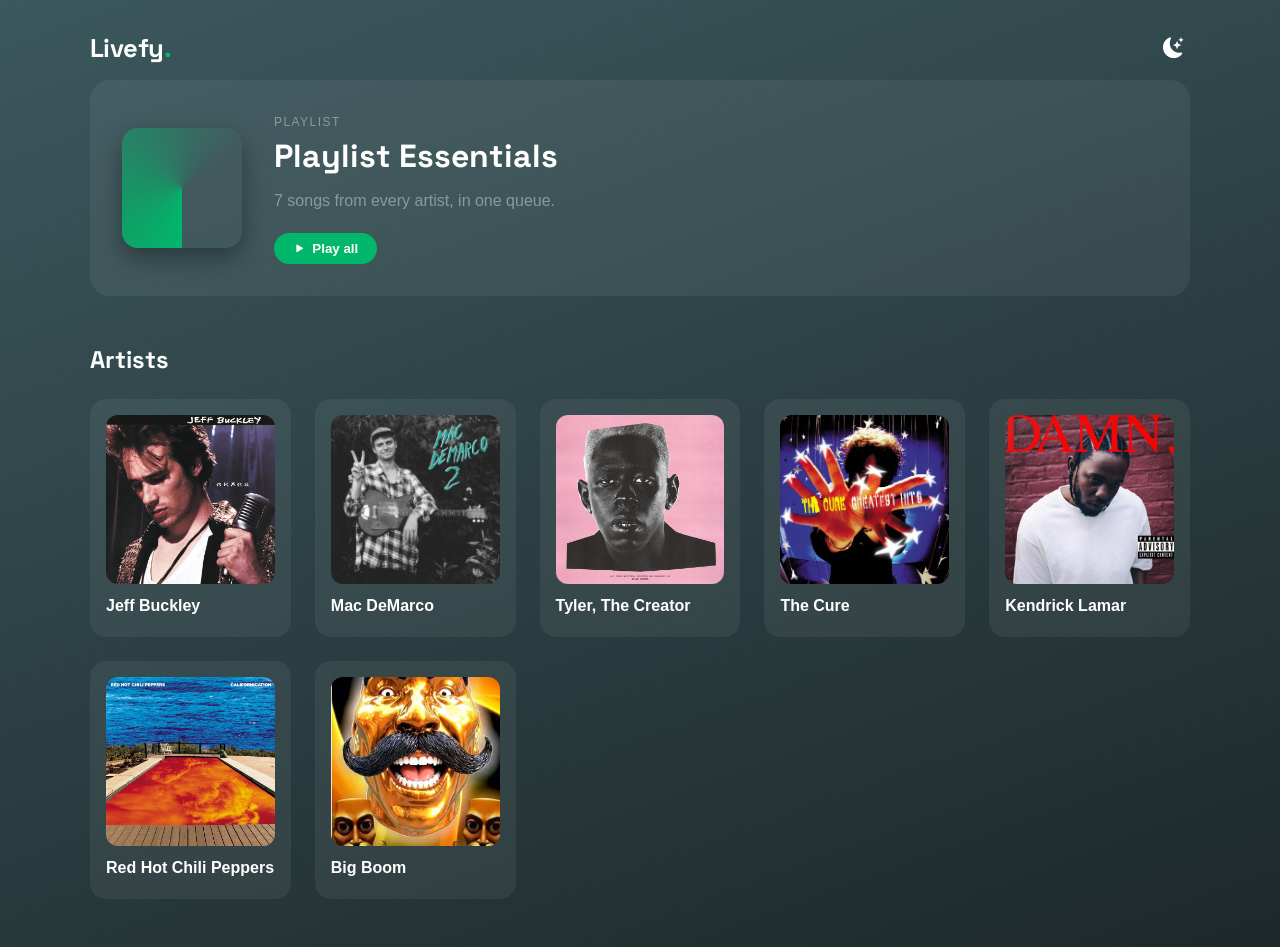
<file: index.html>
<!DOCTYPE html>
<html lang="en" data-theme="dark">
<head>
    <meta charset="UTF-8">
    <meta http-equiv="X-UA-Compatible" content="IE=edge">
    <meta name="viewport" content="width=device-width, initial-scale=1.0">
    <title>Livefy</title>
    <link rel="stylesheet" href="https://cdn.jsdelivr.net/npm/bootstrap-icons@1.10.2/font/bootstrap-icons.css">
    <link rel="preconnect" href="https://fonts.googleapis.com">
    <link href="https://fonts.googleapis.com/css2?family=Space+Grotesk:wght@500;700&display=swap" rel="stylesheet">
    <link rel="stylesheet" href="/style.css">
    <link rel="stylesheet" href="/home.css">
    <script src="/theme.js"></script>
</head>
<body>
    <header class="topbar">
        <span class="logo">Livefy<span class="dot">.</span></span>
        <button id="theme-toggle" type="button" class="button icon-button" aria-label="Toggle light and dark theme">
            <i class="bi bi-moon-stars-fill"></i>
        </button>
    </header>

    <main>
        <section class="hero-playlist" aria-label="Featured playlist">
            <div class="playlist-art" aria-hidden="true"></div>
            <div class="playlist-info">
                <span class="eyebrow">Playlist</span>
                <h1>Playlist Essentials</h1>
                <p class="light-color"><span id="essentials-count"></span> from every artist, in one queue.</p>
                <button id="play-essentials" type="button" class="button pill-button">
                    <i class="bi bi-play-fill"></i> Play all
                </button>
            </div>
        </section>

        <section class="artists-section" aria-label="Artists">
            <h2>Artists</h2>
            <div id="artist-grid" class="artist-grid"></div>
        </section>
    </main>

    <script src="/data.js"></script>
    <script src="/home.js"></script>
</body>
</html>
</file>
<file: style.css>
:root {
  --font-display: "Space Grotesk", sans-serif;
  --font-body: -apple-system, BlinkMacSystemFont, "Segoe UI", sans-serif;
}

html[data-theme="dark"] {
  --bg-start: #3b585d;
  --bg-end: #1d282a;
  --text: #ffffff;
  --text-muted: #8b999c;
  --accent: #00b76b;
  --surface: rgba(255, 255, 255, 0.06);
  --surface-hover: rgba(255, 255, 255, 0.12);
  --shadow: rgba(0, 0, 0, 0.35);
}

html[data-theme="light"] {
  --bg-start: #eaf1f0;
  --bg-end: #d3e2df;
  --text: #1d282a;
  --text-muted: #5b6e71;
  --accent: #00905a;
  --surface: rgba(29, 40, 42, 0.05);
  --surface-hover: rgba(29, 40, 42, 0.09);
  --shadow: rgba(29, 40, 42, 0.15);
}

* {
  box-sizing: border-box;
}

body {
  background: linear-gradient(160deg, var(--bg-start), var(--bg-end));
  min-height: 100vh;
  margin: 0;
  color: var(--text);
  font-family: var(--font-body);
  display: flex;
  flex-direction: column;
  align-items: center;
  transition:
    background 0.3s ease,
    color 0.3s ease;
}

button {
  background-color: inherit;
  color: inherit;
  border: none;
  font-family: inherit;
}

.button {
  cursor: pointer;
}

.light-color {
  color: var(--text-muted);
}

/* Shared top bar (home + player) */
.topbar {
  width: min(1100px, 92vw);
  display: flex;
  justify-content: space-between;
  align-items: center;
  padding: 2em 0 1em;
}

.logo {
  font-family: var(--font-display);
  font-weight: 700;
  font-size: 1.6em;
  letter-spacing: -0.02em;
  text-decoration: none;
  color: var(--text);
}

.logo .dot {
  color: var(--accent);
}

.logo-link {
  text-decoration: none;
  color: var(--text);
  font-family: var(--font-display);
  font-weight: 700;
}

.icon-button {
  font-size: 1.3em;
  display: flex;
  align-items: center;
  gap: 0.4em;
}

/* ---- Player page ---- */

.music-container {
  width: min(500px, 92vw);
}

.song-meta-row {
  display: flex;
  flex-direction: row;
  justify-content: space-between;
  align-items: center;
  margin: 1.5em 0 1em 0;
}

.song-title {
  font-size: 1.5em;
  font-weight: bolder;
  margin: 0;
}

.song-artist {
  margin: 0.2em 0 0;
}

.playback-controls {
  display: flex;
  flex-direction: row;
  justify-content: space-around;
  align-items: center;
}

.button-navigate {
  font-size: 3em;
}

.button-biggest {
  font-size: 4em;
}

.cover-figure {
  margin: 0;
}

.cover-art {
  width: 100%;
  border-radius: 8px;
  box-shadow: 0 12px 30px var(--shadow);
  background: var(--surface);
  display: block;
}

.progress-track {
  cursor: pointer;
}

.progress-bar {
  background-color: var(--surface-hover);
  height: 3px;
  width: 100%;
  border-radius: 15px;
}

.progress-fill {
  --progress: 0%;
  background-color: var(--text);
  height: inherit;
  width: var(--progress);
  border-radius: inherit;
}

.button-active {
  color: var(--accent);
}

.time-box {
  display: flex;
  flex-direction: row;
  justify-content: space-between;
  font-size: smaller;
  margin-top: 0.5em;
}
</file>
<file: home.css>
.hero-playlist {
  width: min(1100px, 92vw);
  display: flex;
  align-items: center;
  gap: 2em;
  background: var(--surface);
  border-radius: 20px;
  padding: 2em;
  margin-bottom: 3em;
}

.playlist-art {
  width: 120px;
  height: 120px;
  min-width: 120px;
  border-radius: 16px;
  background: conic-gradient(from 180deg, var(--accent), transparent 65%);
  box-shadow: 0 10px 24px var(--shadow);
}

.eyebrow {
  text-transform: uppercase;
  letter-spacing: 0.12em;
  font-size: 0.75em;
  color: var(--text-muted);
}

.playlist-info h1 {
  font-family: var(--font-display);
  margin: 0.2em 0;
  font-size: 2em;
}

.pill-button {
  display: inline-flex;
  align-items: center;
  gap: 0.5em;
  background: var(--accent);
  color: #ffffff;
  padding: 0.6em 1.4em;
  border-radius: 999px;
  font-weight: 600;
  margin-top: 0.5em;
}

.artists-section {
  width: min(1100px, 92vw);
}

.artists-section h2 {
  font-family: var(--font-display);
  margin-bottom: 1em;
}

.artist-grid {
  display: grid;
  grid-template-columns: repeat(auto-fill, minmax(180px, 1fr));
  gap: 1.5em;
  padding-bottom: 3em;
}

.artist-card {
  background: var(--surface);
  border-radius: 16px;
  padding: 1em;
  transition: background 0.2s ease;
}

.artist-card:hover {
  background: var(--surface-hover);
}

.artist-photo-wrap {
  position: relative;
  width: 100%;
  aspect-ratio: 1;
  border-radius: 12px;
  overflow: hidden;
  margin-bottom: 0.8em;
  background: var(--surface-hover);
}

.artist-photo {
  width: 100%;
  height: 100%;
  object-fit: cover;
  display: block;
  transition:
    transform 0.5s ease,
    opacity 0.5s ease;
}

.vinyl-disc {
  position: absolute;
  inset: 0;
  margin: auto;
  width: 78%;
  height: 78%;
  border-radius: 50%;
  background: repeating-radial-gradient(
    circle at center,
    #0c0c0c 0 3px,
    #1c1c1c 3px 6px
  );
  box-shadow: 0 6px 18px var(--shadow);
  display: flex;
  align-items: center;
  justify-content: center;
  opacity: 0;
  transform: scale(0.7);
  transition:
    opacity 0.4s ease,
    transform 0.4s ease;
}

.vinyl-label {
  width: 34%;
  height: 34%;
  border-radius: 50%;
  background: var(--accent);
  display: flex;
  align-items: center;
  justify-content: center;
  font-family: var(--font-display);
  font-weight: 700;
  font-size: 0.85em;
  color: #ffffff;
}

.artist-card:hover .artist-photo {
  transform: scale(0.92);
  opacity: 0.35;
}

.artist-card:hover .vinyl-disc {
  opacity: 1;
  transform: scale(1);
  animation: spin 6s linear infinite;
}

@keyframes spin {
  from {
    transform: rotate(0deg) scale(1);
  }
  to {
    transform: rotate(360deg) scale(1);
  }
}

.artist-name {
  font-size: 1em;
  font-weight: 600;
  margin: 0.2em 0 0.4em;
}

.track-list {
  list-style: none;
  margin: 0;
  padding: 0;
  max-height: 0;
  overflow: hidden;
  transition: max-height 0.3s ease;
}

.artist-card:hover .track-list {
  max-height: 220px;
}

.track-item {
  display: flex;
  align-items: center;
  gap: 0.5em;
  padding: 0.35em 0;
  font-size: 0.85em;
  width: 100%;
  text-align: left;
  color: var(--text-muted);
  cursor: pointer;
}

.track-item:hover {
  color: var(--text);
}

@media (prefers-reduced-motion: reduce) {
  .artist-card:hover .vinyl-disc {
    animation: none;
  }
  .artist-photo,
  .vinyl-disc,
  .track-list {
    transition: none;
  }
}
</file>
